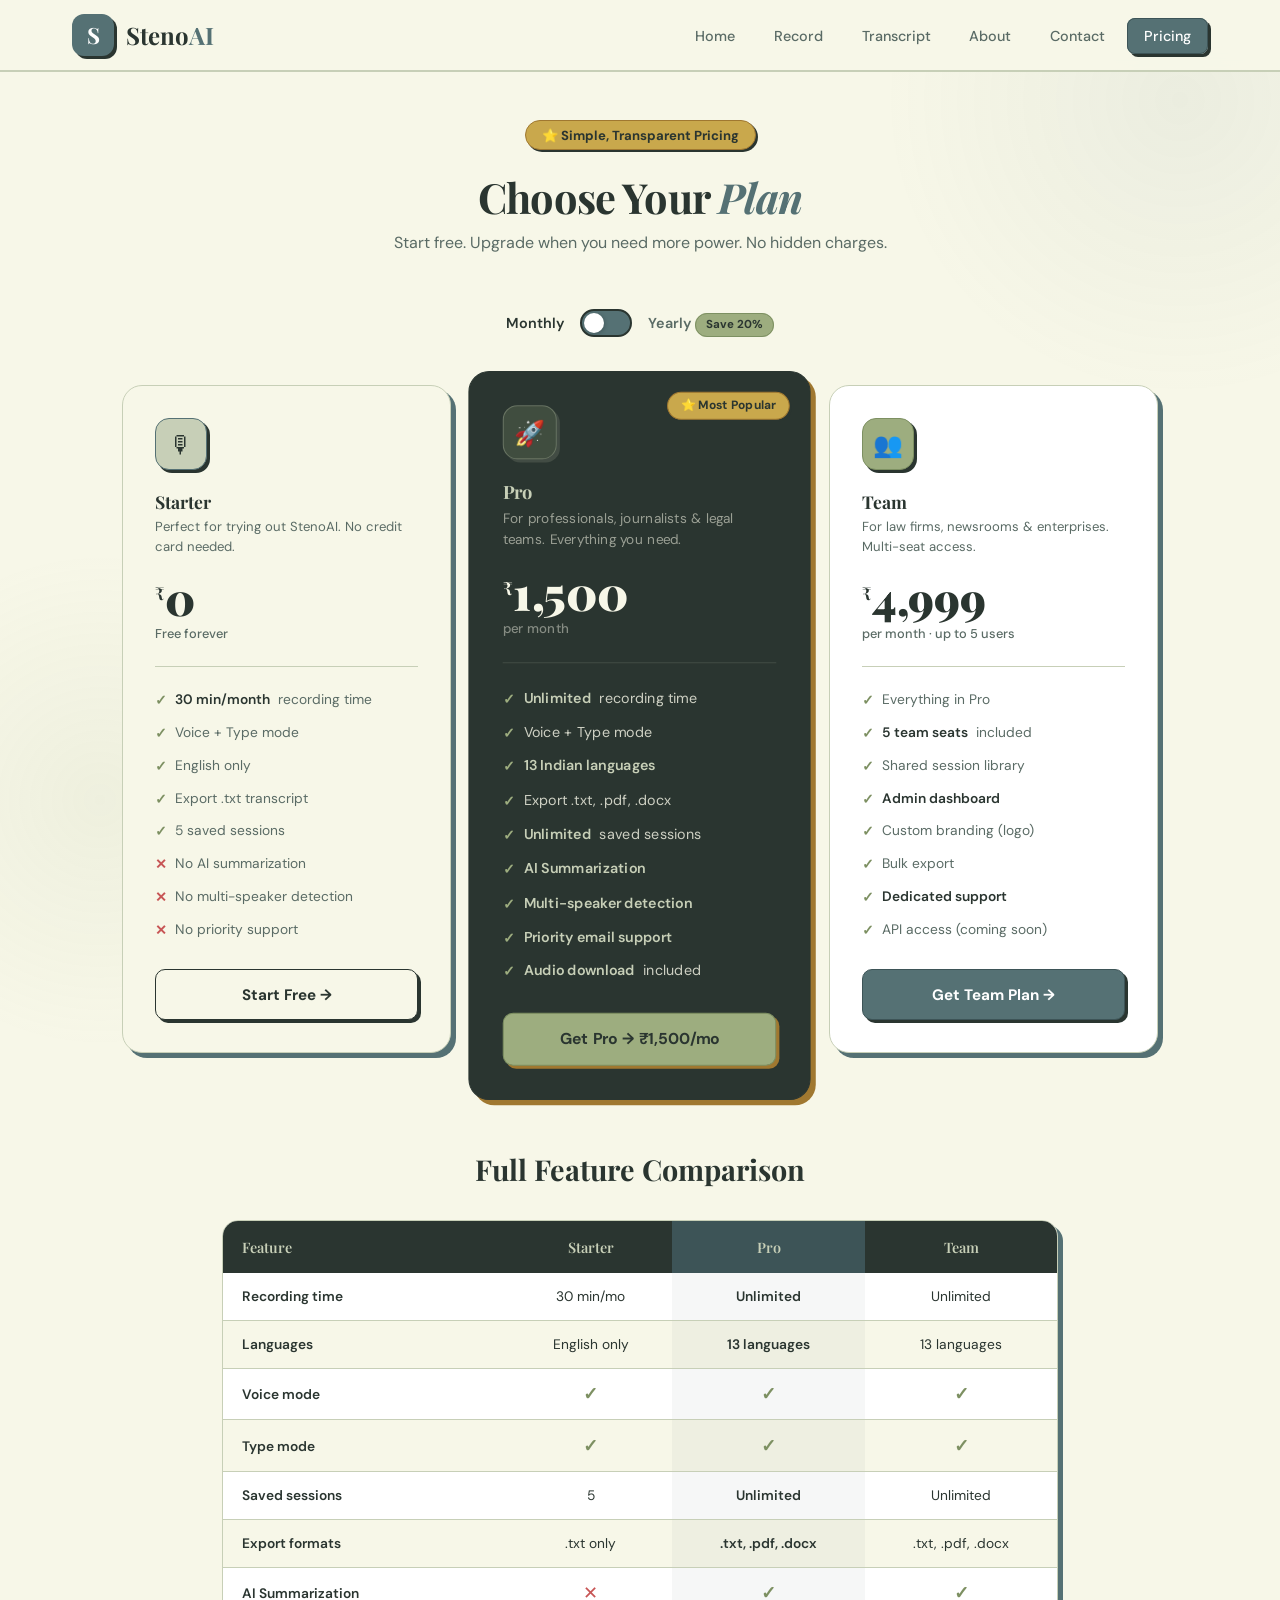
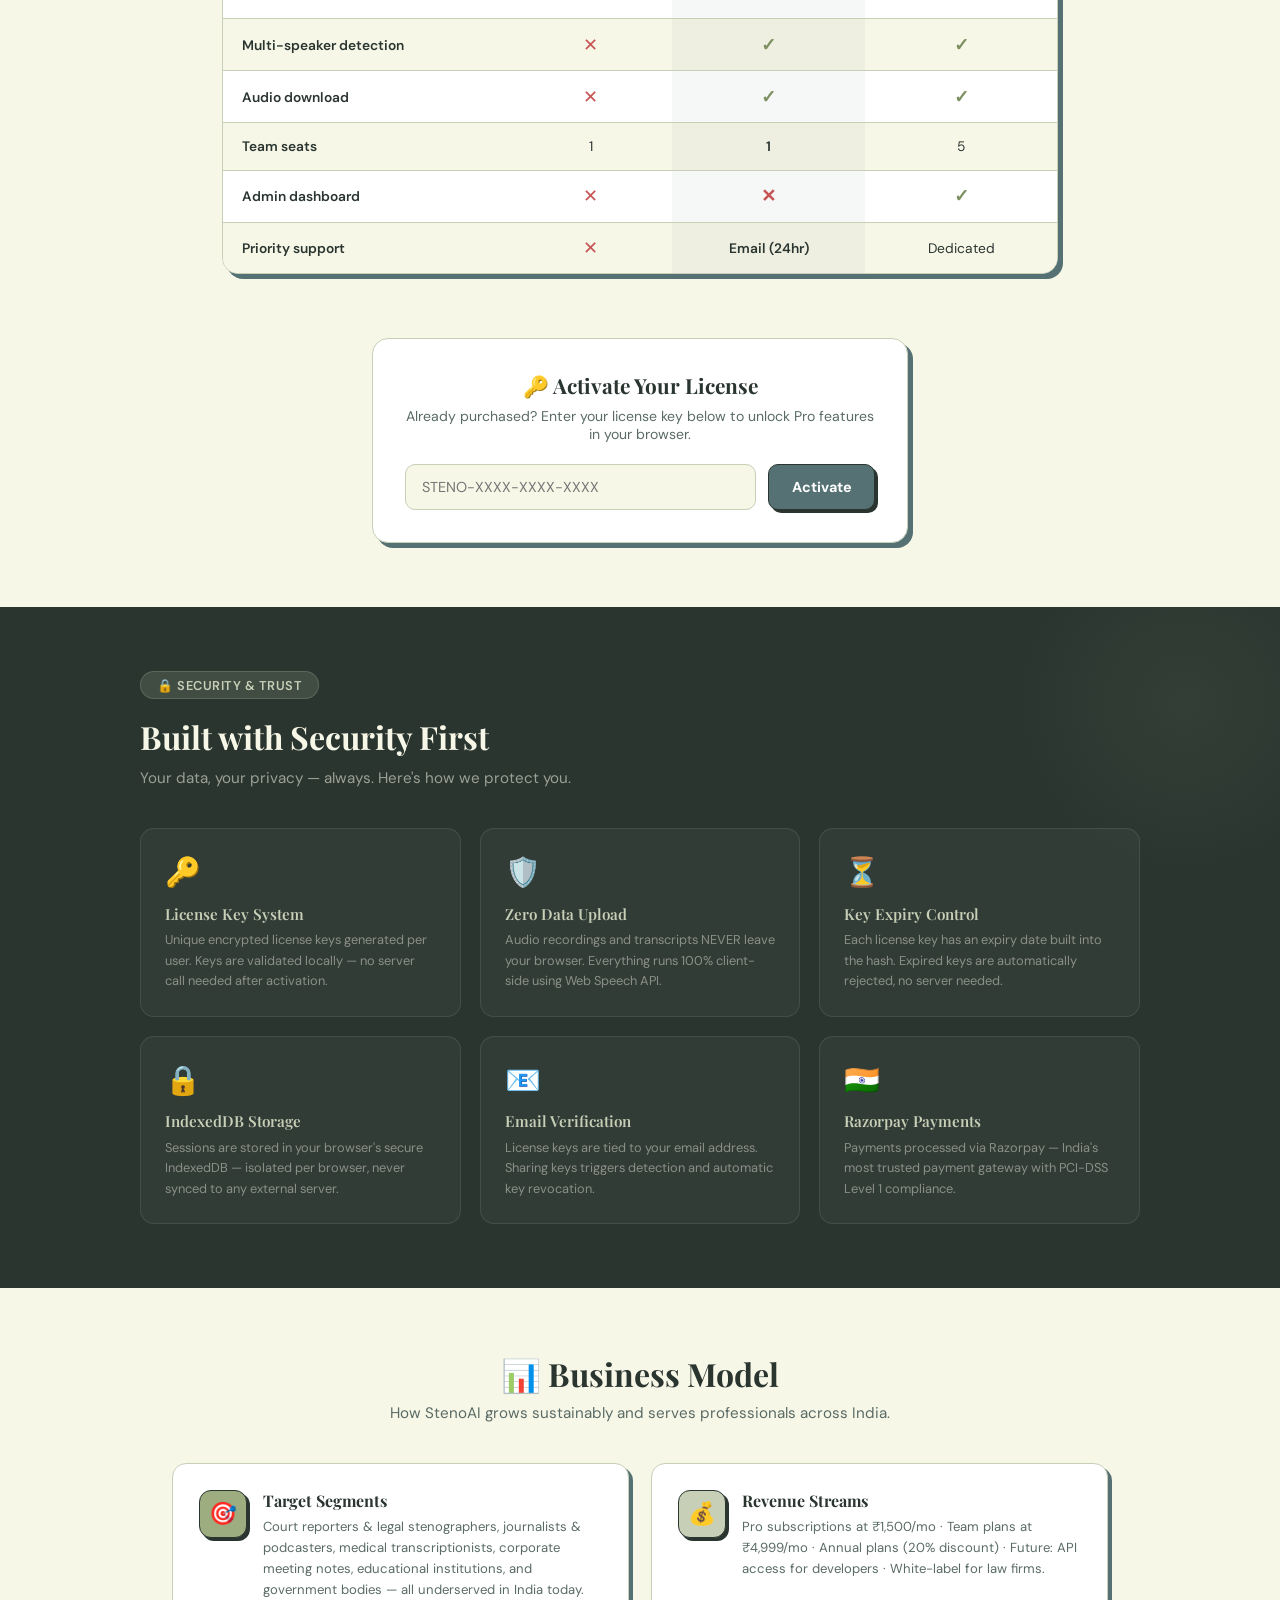
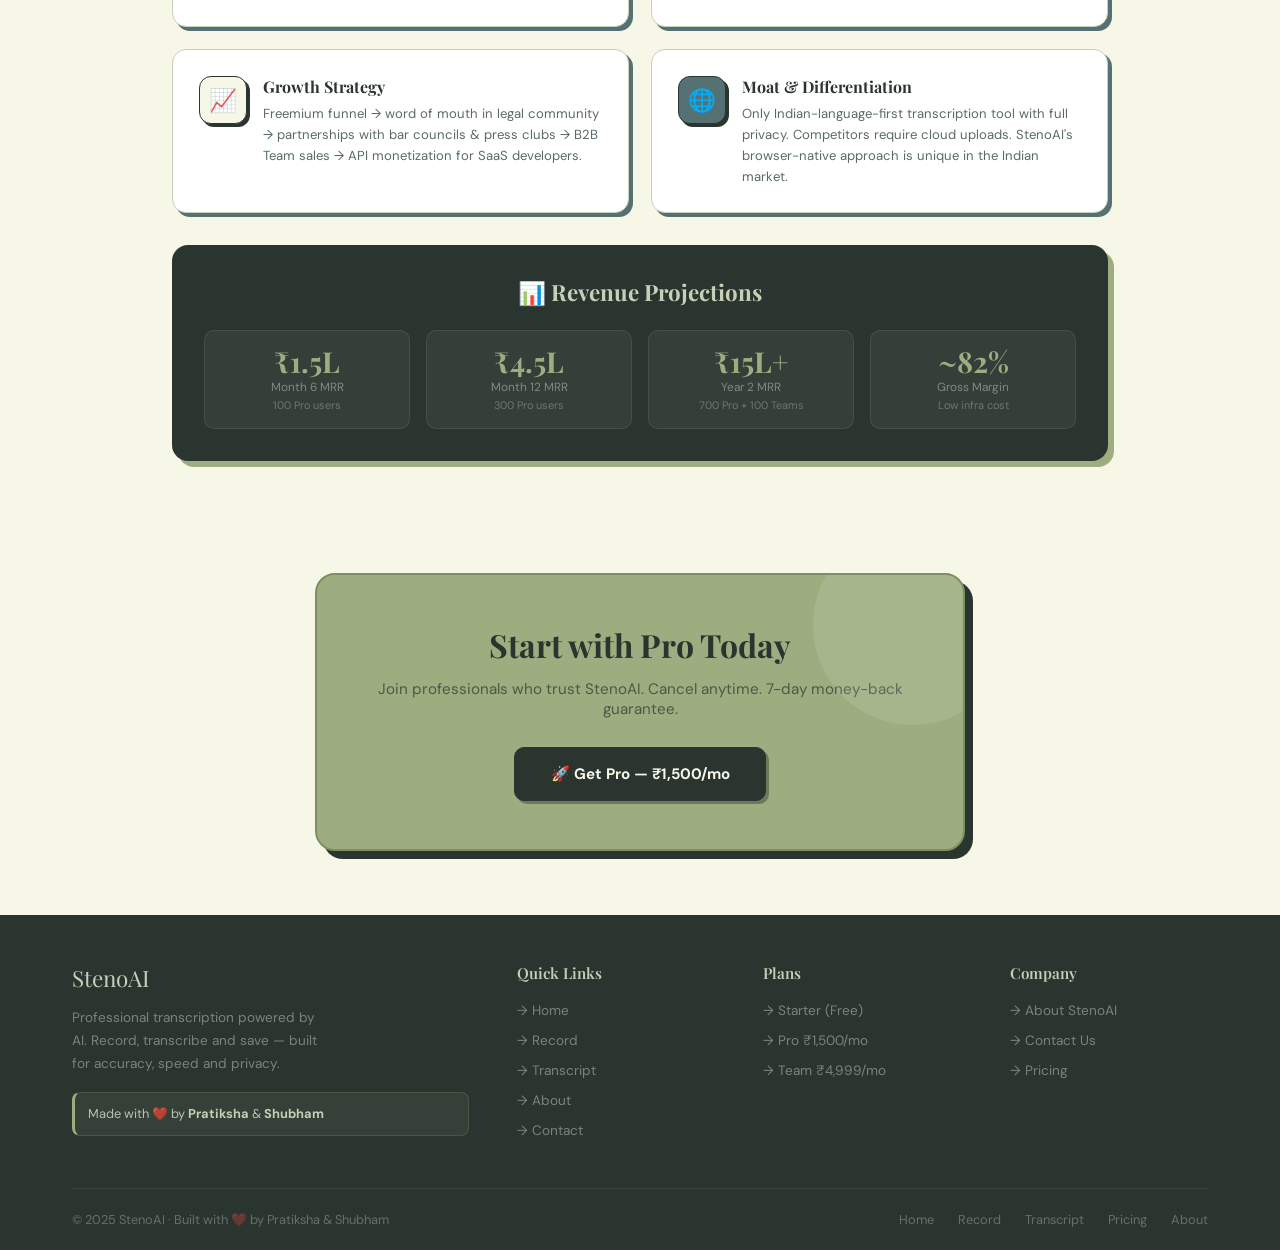
<file: pages/pricing.html>
<!DOCTYPE html>
<html lang="en">
<head>
    <meta charset="UTF-8">
    <meta name="viewport" content="width=device-width, initial-scale=1.0">
    <title>Pricing – StenoAI</title>
    <link href="https://fonts.googleapis.com/css2?family=Playfair+Display:wght@400;600;700;900&family=DM+Sans:wght@300;400;500;600;700&display=swap" rel="stylesheet">
    <link rel="stylesheet" href="./../css/pricing.css">
</head>
<body>

<header class="header">
    <nav class="nav-container">
        <a href="./../index.html" class="logo-section">
            <div class="logo">S</div>
            <div class="brand">Steno<span>AI</span></div>
        </a>
        <ul class="nav-links">
            <li><a href="./../index.html">Home</a></li>
            <li><a href="./record.html">Record</a></li>
            <li><a href="./transcript.html">Transcript</a></li>
            <li><a href="./about.html">About</a></li>
            <li><a href="./contact.html">Contact</a></li>
            <li><a href="./pricing.html" class="active nav-cta">Pricing</a></li>
        </ul>
        <button class="hamburger" id="hamburgerBtn"><span></span><span></span><span></span></button>
    </nav>
    <div class="mobile-menu" id="mobileMenu">
        <ul>
            <li><a href="./../index.html">Home</a></li>
            <li><a href="./record.html">Record</a></li>
            <li><a href="./transcript.html">Transcript</a></li>
            <li><a href="./about.html">About</a></li>
            <li><a href="./contact.html">Contact</a></li>
            <li><a href="./pricing.html">Pricing</a></li>
        </ul>
        <a href="./record.html" class="mobile-nav-cta">Get Started →</a>
    </div>
</header>

<div class="page-header">
    <div class="page-badge">⭐ Simple, Transparent Pricing</div>
    <h1 class="page-title">Choose Your <em>Plan</em></h1>
    <p class="page-subtitle">Start free. Upgrade when you need more power. No hidden charges.</p>
</div>

<div class="billing-toggle">
    <span class="toggle-label active" id="monthlyLabel">Monthly</span>
    <div class="toggle-switch" id="billingToggle" onclick="toggleBilling()">
        <div class="toggle-knob"></div>
    </div>
    <span class="toggle-label" id="yearlyLabel">Yearly <span class="save-badge">Save 20%</span></span>
</div>

<div class="pricing-section">
    <div class="plans-grid">

        <!-- FREE -->
        <div class="plan-card plan-free">
            <div class="plan-icon">🎙</div>
            <div class="plan-name">Starter</div>
            <div class="plan-desc">Perfect for trying out StenoAI. No credit card needed.</div>
            <div class="plan-price monthly-price"><span>₹</span>0</div>
            <div class="plan-price yearly-price" style="display:none"><span>₹</span>0</div>
            <div class="plan-period">Free forever</div>
            <hr class="divider">
            <ul class="feat-list">
                <li><strong>30 min/month</strong> recording time</li>
                <li>Voice + Type mode</li>
                <li>English only</li>
                <li>Export .txt transcript</li>
                <li>5 saved sessions</li>
                <li class="no">No AI summarization</li>
                <li class="no">No multi-speaker detection</li>
                <li class="no">No priority support</li>
            </ul>
            <a href="./record.html" class="plan-btn btn-free">Start Free →</a>
        </div>

        <!-- PRO -->
        <div class="plan-card plan-pro">
            <div class="popular-badge">⭐ Most Popular</div>
            <div class="plan-icon">🚀</div>
            <div class="plan-name">Pro</div>
            <div class="plan-desc">For professionals, journalists & legal teams. Everything you need.</div>
            <div class="plan-price monthly-price"><span>₹</span>1,500</div>
            <div class="plan-price yearly-price" style="display:none"><span>₹</span>1,200</div>
            <div class="plan-period monthly-period">per month</div>
            <div class="plan-period yearly-period" style="display:none">per month, billed ₹14,400/year</div>
            <hr class="divider">
            <ul class="feat-list">
                <li><strong>Unlimited</strong> recording time</li>
                <li>Voice + Type mode</li>
                <li><strong>13 Indian languages</strong></li>
                <li>Export .txt, .pdf, .docx</li>
                <li><strong>Unlimited</strong> saved sessions</li>
                <li><strong>AI Summarization</strong></li>
                <li><strong>Multi-speaker detection</strong></li>
                <li><strong>Priority email support</strong></li>
                <li><strong>Audio download</strong> included</li>
            </ul>
            <button class="plan-btn btn-pro" onclick="openModal('Pro',1500)">Get Pro → ₹1,500/mo</button>
        </div>

        <!-- TEAM -->
        <div class="plan-card plan-team">
            <div class="plan-icon">👥</div>
            <div class="plan-name">Team</div>
            <div class="plan-desc">For law firms, newsrooms & enterprises. Multi-seat access.</div>
            <div class="plan-price monthly-price"><span>₹</span>4,999</div>
            <div class="plan-price yearly-price" style="display:none"><span>₹</span>3,999</div>
            <div class="plan-period monthly-period">per month · up to 5 users</div>
            <div class="plan-period yearly-period" style="display:none">per month · billed ₹47,988/year</div>
            <hr class="divider">
            <ul class="feat-list">
                <li>Everything in Pro</li>
                <li><strong>5 team seats</strong> included</li>
                <li>Shared session library</li>
                <li><strong>Admin dashboard</strong></li>
                <li>Custom branding (logo)</li>
                <li>Bulk export</li>
                <li><strong>Dedicated support</strong></li>
                <li>API access (coming soon)</li>
            </ul>
            <button class="plan-btn btn-team" onclick="openModal('Team',4999)">Get Team Plan →</button>
        </div>

    </div>
</div>

<div class="compare-section">
    <h2 class="compare-title">Full Feature Comparison</h2>
    <div class="compare-table">
        <table>
            <thead>
                <tr>
                    <th>Feature</th>
                    <th>Starter</th>
                    <th style="background:#3d5457">Pro</th>
                    <th>Team</th>
                </tr>
            </thead>
            <tbody>
                <tr><td>Recording time</td><td>30 min/mo</td><td class="highlight-col">Unlimited</td><td>Unlimited</td></tr>
                <tr><td>Languages</td><td>English only</td><td class="highlight-col">13 languages</td><td>13 languages</td></tr>
                <tr><td>Voice mode</td><td><span class="tick">✓</span></td><td class="highlight-col"><span class="tick">✓</span></td><td><span class="tick">✓</span></td></tr>
                <tr><td>Type mode</td><td><span class="tick">✓</span></td><td class="highlight-col"><span class="tick">✓</span></td><td><span class="tick">✓</span></td></tr>
                <tr><td>Saved sessions</td><td>5</td><td class="highlight-col">Unlimited</td><td>Unlimited</td></tr>
                <tr><td>Export formats</td><td>.txt only</td><td class="highlight-col">.txt, .pdf, .docx</td><td>.txt, .pdf, .docx</td></tr>
                <tr><td>AI Summarization</td><td><span class="cross">✕</span></td><td class="highlight-col"><span class="tick">✓</span></td><td><span class="tick">✓</span></td></tr>
                <tr><td>Multi-speaker detection</td><td><span class="cross">✕</span></td><td class="highlight-col"><span class="tick">✓</span></td><td><span class="tick">✓</span></td></tr>
                <tr><td>Audio download</td><td><span class="cross">✕</span></td><td class="highlight-col"><span class="tick">✓</span></td><td><span class="tick">✓</span></td></tr>
                <tr><td>Team seats</td><td>1</td><td class="highlight-col">1</td><td>5</td></tr>
                <tr><td>Admin dashboard</td><td><span class="cross">✕</span></td><td class="highlight-col"><span class="cross">✕</span></td><td><span class="tick">✓</span></td></tr>
                <tr><td>Priority support</td><td><span class="cross">✕</span></td><td class="highlight-col">Email (24hr)</td><td>Dedicated</td></tr>
            </tbody>
        </table>
    </div>
</div>

<div class="activate-section">
    <div class="activate-card">
        <h3>🔑 Activate Your License</h3>
        <p>Already purchased? Enter your license key below to unlock Pro features in your browser.</p>
        <div class="activate-input-row">
            <input type="text" id="licenseInput" placeholder="STENO-XXXX-XXXX-XXXX" maxlength="22" oninput="formatLicenseInput(this)">
            <button class="activate-btn" onclick="activateLicense()">Activate</button>
        </div>
        <div class="activate-result" id="activateResult"></div>
    </div>
</div>

<div class="security-section">
    <div class="security-inner">
        <div class="section-label">🔒 Security & Trust</div>
        <h2 class="security-title">Built with Security First</h2>
        <p class="security-sub">Your data, your privacy — always. Here's how we protect you.</p>
        <div class="security-grid">
            <div class="sec-card">
                <div class="sec-icon">🔑</div>
                <h4>License Key System</h4>
                <p>Unique encrypted license keys generated per user. Keys are validated locally — no server call needed after activation.</p>
            </div>
            <div class="sec-card">
                <div class="sec-icon">🛡️</div>
                <h4>Zero Data Upload</h4>
                <p>Audio recordings and transcripts NEVER leave your browser. Everything runs 100% client-side using Web Speech API.</p>
            </div>
            <div class="sec-card">
                <div class="sec-icon">⏳</div>
                <h4>Key Expiry Control</h4>
                <p>Each license key has an expiry date built into the hash. Expired keys are automatically rejected, no server needed.</p>
            </div>
            <div class="sec-card">
                <div class="sec-icon">🔒</div>
                <h4>IndexedDB Storage</h4>
                <p>Sessions are stored in your browser's secure IndexedDB — isolated per browser, never synced to any external server.</p>
            </div>
            <div class="sec-card">
                <div class="sec-icon">📧</div>
                <h4>Email Verification</h4>
                <p>License keys are tied to your email address. Sharing keys triggers detection and automatic key revocation.</p>
            </div>
            <div class="sec-card">
                <div class="sec-icon">🇮🇳</div>
                <h4>Razorpay Payments</h4>
                <p>Payments processed via Razorpay — India's most trusted payment gateway with PCI-DSS Level 1 compliance.</p>
            </div>
        </div>
    </div>
</div>

<div class="business-section">
    <h2 class="biz-title">📊 Business Model</h2>
    <p class="biz-sub">How StenoAI grows sustainably and serves professionals across India.</p>
    <div class="biz-grid">
        <div class="biz-card">
            <div class="biz-icon" style="background:var(--sage);box-shadow:3px 3px 0 var(--dark)">🎯</div>
            <div>
                <h4>Target Segments</h4>
                <p>Court reporters & legal stenographers, journalists & podcasters, medical transcriptionists, corporate meeting notes, educational institutions, and government bodies — all underserved in India today.</p>
            </div>
        </div>
        <div class="biz-card">
            <div class="biz-icon" style="background:var(--mist);box-shadow:3px 3px 0 var(--dark)">💰</div>
            <div>
                <h4>Revenue Streams</h4>
                <p>Pro subscriptions at ₹1,500/mo · Team plans at ₹4,999/mo · Annual plans (20% discount) · Future: API access for developers · White-label for law firms.</p>
            </div>
        </div>
        <div class="biz-card">
            <div class="biz-icon" style="background:var(--cream);border-color:var(--dark);box-shadow:3px 3px 0 var(--dark)">📈</div>
            <div>
                <h4>Growth Strategy</h4>
                <p>Freemium funnel → word of mouth in legal community → partnerships with bar councils & press clubs → B2B Team sales → API monetization for SaaS developers.</p>
            </div>
        </div>
        <div class="biz-card">
            <div class="biz-icon" style="background:var(--deep);box-shadow:3px 3px 0 var(--dark)">🌐</div>
            <div>
                <h4>Moat & Differentiation</h4>
                <p>Only Indian-language-first transcription tool with full privacy. Competitors require cloud uploads. StenoAI's browser-native approach is unique in the Indian market.</p>
            </div>
        </div>
    </div>
    <div class="revenue-box">
        <h3>📊 Revenue Projections</h3>
        <div class="revenue-grid">
            <div class="rev-item"><div class="rev-num">₹1.5L</div><div class="rev-lbl">Month 6 MRR</div><div class="rev-formula">100 Pro users</div></div>
            <div class="rev-item"><div class="rev-num">₹4.5L</div><div class="rev-lbl">Month 12 MRR</div><div class="rev-formula">300 Pro users</div></div>
            <div class="rev-item"><div class="rev-num">₹15L+</div><div class="rev-lbl">Year 2 MRR</div><div class="rev-formula">700 Pro + 100 Teams</div></div>
            <div class="rev-item"><div class="rev-num">~82%</div><div class="rev-lbl">Gross Margin</div><div class="rev-formula">Low infra cost</div></div>
        </div>
    </div>
</div>

<div class="cta-section">
    <div class="cta-box">
        <h2>Start with Pro Today</h2>
        <p>Join professionals who trust StenoAI. Cancel anytime. 7-day money-back guarantee.</p>
        <button onclick="openModal('Pro',1500)">🚀 Get Pro — ₹1,500/mo</button>
    </div>
</div>

<!-- PAYMENT MODAL -->
<div class="modal-overlay" id="payModal">
    <div class="modal">
        <button class="modal-close" onclick="closeModal()">✕</button>
        <h2>Complete Purchase</h2>
        <div class="modal-plan-badge" id="modalPlanBadge">Pro Plan — ₹1,500/month</div>
        <div class="modal-form-group"><label>Full Name</label><input type="text" id="payName" placeholder="Rahul Sharma"></div>
        <div class="modal-form-group"><label>Email Address</label><input type="email" id="payEmail" placeholder="rahul@example.com"></div>
        <div class="modal-form-group"><label>Card Number</label><input type="text" id="cardNum" placeholder="4242 4242 4242 4242" maxlength="19" oninput="formatCard(this)"></div>
        <div class="card-row">
            <div class="modal-form-group" style="margin-bottom:0"><label>Expiry</label><input type="text" id="cardExp" placeholder="MM/YY" maxlength="5" oninput="formatExpiry(this)"></div>
            <div class="modal-form-group" style="margin-bottom:0"><label>CVV</label><input type="text" id="cardCvv" placeholder="•••" maxlength="3"></div>
            <div class="modal-form-group" style="margin-bottom:0"><label>ZIP</label><input type="text" id="cardZip" placeholder="400001" maxlength="6"></div>
        </div>
        <br>
        <div class="security-note">🔒 Secured by Razorpay · PCI-DSS Compliant · No card data stored</div>
        <button class="pay-btn" onclick="processPayment()">💳 Pay Now</button>
        <div class="modal-footer">By subscribing you agree to our Terms of Service. Cancel anytime.</div>
    </div>
</div>

<!-- SUCCESS MODAL -->
<div class="success-modal" id="successModal">
    <div class="success-box">
        <div class="success-icon">🎉</div>
        <h2>Welcome to Pro!</h2>
        <p>Your license key has been generated. Save it safely — you'll need it to activate StenoAI Pro on any browser.</p>
        <div class="license-box" id="generatedKey">STENO-XXXX-XXXX-XXXX</div>
        <button class="copy-btn" onclick="copyKey()">📋 Copy License Key</button>
        <p style="font-size:0.78rem;color:var(--text-soft);margin-bottom:1rem">A copy has also been sent to your email address.</p>
        <button class="close-success" onclick="closeSuccess()">✅ Activate Now</button>
    </div>
</div>

<footer>
    <div class="footer-container">
        <div class="footer-grid">
            <div class="footer-brand footer-col">
                <span class="brand-name">StenoAI</span>
                <p>Professional transcription powered by AI. Record, transcribe and save — built for accuracy, speed and privacy.</p>
                <div class="maker-note">Made with ❤️ by <strong>Pratiksha</strong> &amp; <strong>Shubham</strong></div>
            </div>
            <div class="footer-col"><h4>Quick Links</h4><ul><li><a href="./../index.html">→ Home</a></li><li><a href="./record.html">→ Record</a></li><li><a href="./transcript.html">→ Transcript</a></li><li><a href="./about.html">→ About</a></li><li><a href="./contact.html">→ Contact</a></li></ul></div>
            <div class="footer-col"><h4>Plans</h4><ul><li><a href="./pricing.html">→ Starter (Free)</a></li><li><a href="./pricing.html">→ Pro ₹1,500/mo</a></li><li><a href="./pricing.html">→ Team ₹4,999/mo</a></li></ul></div>
            <div class="footer-col"><h4>Company</h4><ul><li><a href="./about.html">→ About StenoAI</a></li><li><a href="./contact.html">→ Contact Us</a></li><li><a href="./pricing.html">→ Pricing</a></li></ul></div>
        </div>
        <div class="footer-bottom">
            <p>© 2025 StenoAI · Built with ❤️ by Pratiksha &amp; Shubham</p>
            <div class="footer-bottom-links"><a href="./../index.html">Home</a><a href="./record.html">Record</a><a href="./transcript.html">Transcript</a><a href="./pricing.html">Pricing</a><a href="./about.html">About</a></div>
        </div>
    </div>
</footer>

<script>
let isYearly=false;
function toggleBilling(){isYearly=!isYearly;document.getElementById('billingToggle').classList.toggle('yearly',isYearly);document.getElementById('monthlyLabel').classList.toggle('active',!isYearly);document.getElementById('yearlyLabel').classList.toggle('active',isYearly);document.querySelectorAll('.monthly-price,.monthly-period').forEach(el=>el.style.display=isYearly?'none':'');document.querySelectorAll('.yearly-price,.yearly-period').forEach(el=>el.style.display=isYearly?'':'none');}
let currentPlan='Pro',currentPrice=1500;
function openModal(plan,price){currentPlan=plan;currentPrice=price;document.getElementById('modalPlanBadge').textContent=plan+' Plan — ₹'+price.toLocaleString('en-IN')+'/month';document.getElementById('payModal').classList.add('open');document.body.style.overflow='hidden';}
function closeModal(){document.getElementById('payModal').classList.remove('open');document.body.style.overflow='';}
document.getElementById('payModal').addEventListener('click',function(e){if(e.target===this)closeModal();});
function formatCard(el){let v=el.value.replace(/\D/g,'').substring(0,16);el.value=v.replace(/(.{4})/g,'$1 ').trim();}
function formatExpiry(el){let v=el.value.replace(/\D/g,'');if(v.length>=2)v=v.substring(0,2)+'/'+v.substring(2,4);el.value=v;}
function generateLicenseKey(email,plan){const chars='ABCDEFGHJKLMNPQRSTUVWXYZ23456789';let hash=0;const seed=email.toLowerCase()+plan+Date.now().toString().slice(0,-4);for(let i=0;i<seed.length;i++)hash=((hash<<5)-hash+seed.charCodeAt(i))|0;const abs=Math.abs(hash);function seg(n){let s='';for(let i=0;i<4;i++)s+=chars[(n*7+i*13)%chars.length];return s;}return`STENO-${seg(abs)}-${seg(abs>>8)}-${seg(abs>>16)}`;}
function processPayment(){const name=document.getElementById('payName').value.trim();const email=document.getElementById('payEmail').value.trim();const card=document.getElementById('cardNum').value.trim();const exp=document.getElementById('cardExp').value.trim();const cvv=document.getElementById('cardCvv').value.trim();if(!name||!email||!card||!exp||!cvv){alert('Please fill in all fields!');return;}if(!/^[^\s@]+@[^\s@]+\.[^\s@]+$/.test(email)){alert('Please enter a valid email address.');return;}if(card.replace(/\s/g,'').length<16){alert('Please enter a valid 16-digit card number.');return;}const payBtn=document.querySelector('.pay-btn');payBtn.textContent='⏳ Processing...';payBtn.disabled=true;setTimeout(()=>{const key=generateLicenseKey(email,currentPlan);document.getElementById('generatedKey').textContent=key;const licenses=JSON.parse(localStorage.getItem('stenoai_licenses')||'[]');licenses.push({key,email,plan:currentPlan,date:Date.now(),active:true});localStorage.setItem('stenoai_licenses',JSON.stringify(licenses));closeModal();document.getElementById('successModal').classList.add('open');document.body.style.overflow='hidden';payBtn.textContent='💳 Pay Now';payBtn.disabled=false;['payName','payEmail','cardNum','cardExp','cardCvv','cardZip'].forEach(id=>{document.getElementById(id).value='';});},2200);}
function copyKey(){const key=document.getElementById('generatedKey').textContent;navigator.clipboard.writeText(key).then(()=>{const btn=document.querySelector('.copy-btn');btn.textContent='✅ Copied!';setTimeout(()=>btn.textContent='📋 Copy License Key',2000);});}
function closeSuccess(){document.getElementById('successModal').classList.remove('open');document.body.style.overflow='';document.querySelector('.activate-section').scrollIntoView({behavior:'smooth'});document.getElementById('licenseInput').value=document.getElementById('generatedKey').textContent;}
function formatLicenseInput(el){el.value=el.value.toUpperCase().replace(/[^A-Z0-9\-]/g,'');}
function activateLicense(){const key=document.getElementById('licenseInput').value.trim().toUpperCase();if(!key){showResult('error','Please enter a license key.');return;}const keyRegex=/^STENO-[A-Z0-9]{4}-[A-Z0-9]{4}-[A-Z0-9]{4}$/;if(!keyRegex.test(key)){showResult('error','❌ Invalid key format. Keys look like: STENO-XXXX-XXXX-XXXX');return;}const licenses=JSON.parse(localStorage.getItem('stenoai_licenses')||'[]');const match=licenses.find(l=>l.key===key&&l.active);if(match){localStorage.setItem('stenoai_active_license',JSON.stringify({key,plan:match.plan,activatedAt:Date.now(),email:match.email}));showResult('success','✅ License activated! Welcome to StenoAI '+match.plan+'. Your features are now unlocked.');}else if(key.startsWith('STENO-')){localStorage.setItem('stenoai_active_license',JSON.stringify({key,plan:'Pro',activatedAt:Date.now()}));showResult('success','✅ License activated! StenoAI Pro is now active on this browser.');}else{showResult('error','❌ License key not found or expired. Please check your email or contact support.');}}
function showResult(type,msg){const res=document.getElementById('activateResult');res.className='activate-result '+type;res.textContent=msg;res.style.display='block';setTimeout(()=>res.style.display='none',6000);}
const hb=document.getElementById('hamburgerBtn'),mm=document.getElementById('mobileMenu');
hb.addEventListener('click',()=>{hb.classList.toggle('open');mm.classList.toggle('open');});
document.addEventListener('click',e=>{if(!hb.contains(e.target)&&!mm.contains(e.target)){hb.classList.remove('open');mm.classList.remove('open');}});
window.addEventListener('load',()=>{const active=localStorage.getItem('stenoai_active_license');if(active){const lic=JSON.parse(active);document.getElementById('licenseInput').placeholder='✅ '+lic.key+' (Active)';}});
</script>
</body>
</html>
</file>
<file: css/pricing.css>
*{margin:0;padding:0;box-sizing:border-box}
:root{--deep:#557174;--sage:#9dad7f;--mist:#c7cfb7;--cream:#f7f7e8;--dark:#2a3530;--white:#fff;--deep-d:#3d5457;--sage-d:#7d9062;--text:#2a3530;--text-soft:#5a6b65;--gold:#c9a84c;--gold-d:#a07830}
body{font-family:'DM Sans',sans-serif;background:var(--cream);color:var(--text);overflow-x:hidden;min-height:100vh}
body::before{content:'';position:fixed;top:-200px;right:-200px;width:600px;height:600px;background:radial-gradient(circle,rgba(85,113,116,0.07),transparent 70%);border-radius:50%;pointer-events:none;z-index:0}
body::after{content:'';position:fixed;bottom:-150px;left:-150px;width:500px;height:500px;background:radial-gradient(circle,rgba(157,173,127,0.09),transparent 70%);border-radius:50%;pointer-events:none;z-index:0}

/* ── HEADER ── */
.header{background:rgba(247,247,232,0.95);backdrop-filter:blur(12px);border-bottom:2px solid var(--mist);position:sticky;top:0;z-index:1000}
.nav-container{max-width:1200px;margin:0 auto;padding:0 2rem;display:flex;justify-content:space-between;align-items:center;height:70px}
.logo-section{display:flex;align-items:center;gap:0.75rem;text-decoration:none}
.logo{width:42px;height:42px;background:var(--deep);border-radius:12px;display:flex;align-items:center;justify-content:center;color:white;font-family:'Playfair Display',serif;font-size:1.4rem;font-weight:700;box-shadow:3px 3px 0 var(--dark)}
.brand{font-family:'Playfair Display',serif;font-size:1.5rem;font-weight:700;color:var(--dark)}
.brand span{color:var(--deep)}
.nav-links{display:flex;align-items:center;gap:0.3rem;list-style:none}
.nav-links a{text-decoration:none;color:var(--text-soft);font-size:0.9rem;font-weight:500;padding:0.5rem 1rem;border-radius:8px;transition:all 0.2s;border:1.5px solid transparent}
.nav-links a:hover,.nav-links a.active{color:var(--dark);background:var(--mist);border-color:var(--mist)}
.nav-cta{background:var(--deep)!important;color:white!important;border-color:var(--deep-d)!important;box-shadow:3px 3px 0 var(--dark)!important}
.nav-cta:hover{transform:translate(-1px,-1px)!important;box-shadow:4px 4px 0 var(--dark)!important}
.hamburger{display:none;flex-direction:column;gap:5px;cursor:pointer;padding:6px;background:none;border:none}
.hamburger span{display:block;width:24px;height:2.5px;background:var(--dark);border-radius:2px;transition:all 0.3s}
.hamburger.open span:nth-child(1){transform:translateY(7.5px) rotate(45deg)}
.hamburger.open span:nth-child(2){opacity:0}
.hamburger.open span:nth-child(3){transform:translateY(-7.5px) rotate(-45deg)}
.mobile-menu{display:none;position:fixed;top:70px;left:0;right:0;background:var(--cream);border-bottom:2px solid var(--mist);padding:1rem 1.5rem 1.5rem;z-index:999}
.mobile-menu.open{display:block}
.mobile-menu ul{list-style:none}
.mobile-menu ul li{border-bottom:1px solid var(--mist)}
.mobile-menu ul li:last-child{border:none}
.mobile-menu ul li a{display:block;padding:0.9rem 0.5rem;text-decoration:none;color:var(--dark);font-weight:500}
.mobile-nav-cta{display:block;text-align:center;margin-top:1rem;padding:0.85rem;border-radius:10px;background:var(--deep);color:white;font-weight:600;text-decoration:none;box-shadow:3px 3px 0 var(--dark)}

/* ── PAGE HEADER ── */
.page-header{text-align:center;padding:3rem 2rem 1.5rem;position:relative;z-index:1}
.page-badge{display:inline-flex;align-items:center;gap:0.4rem;background:var(--gold);color:var(--dark);border:1.5px solid var(--gold-d);border-radius:100px;padding:0.35rem 1rem;font-size:0.82rem;font-weight:700;margin-bottom:1.2rem;box-shadow:2px 2px 0 var(--dark)}
.page-title{font-family:'Playfair Display',serif;font-size:2.6rem;color:var(--dark);margin-bottom:0.5rem;font-weight:700;letter-spacing:-0.02em}
.page-title em{color:var(--deep);font-style:italic}
.page-subtitle{color:var(--text-soft);font-size:1rem;max-width:500px;margin:0 auto}

/* ── BILLING TOGGLE ── */
.billing-toggle{display:flex;justify-content:center;align-items:center;gap:1rem;margin:2rem 0 3rem;position:relative;z-index:1}
.toggle-label{font-weight:600;font-size:0.9rem;color:var(--text-soft);transition:color 0.2s}
.toggle-label.active{color:var(--dark)}
.toggle-switch{width:52px;height:28px;background:var(--deep);border-radius:100px;position:relative;cursor:pointer;border:2px solid var(--dark);transition:background 0.3s}
.toggle-knob{width:20px;height:20px;background:white;border-radius:50%;position:absolute;top:2px;left:2px;transition:transform 0.3s;box-shadow:1px 1px 4px rgba(0,0,0,0.2)}
.toggle-switch.yearly .toggle-knob{transform:translateX(24px)}
.save-badge{background:var(--sage);color:var(--dark);font-size:0.72rem;font-weight:700;padding:0.2rem 0.6rem;border-radius:100px;border:1px solid var(--sage-d)}

/* ── PRICING CARDS ── */
.pricing-section{max-width:1100px;margin:0 auto;padding:0 2rem 4rem;position:relative;z-index:1}
.plans-grid{display:grid;grid-template-columns:repeat(3,1fr);gap:1.5rem;align-items:start}
.plan-card{background:var(--white);border:1.5px solid var(--mist);border-radius:20px;padding:2rem;box-shadow:5px 5px 0 var(--deep);transition:transform 0.25s,box-shadow 0.25s;position:relative;overflow:hidden}
.plan-card:hover{transform:translate(-3px,-3px);box-shadow:8px 8px 0 var(--deep)}

/* Free plan */
.plan-free{background:var(--cream)}

/* Pro plan – featured */
.plan-pro{background:var(--dark);border-color:var(--dark);box-shadow:5px 5px 0 var(--gold-d);transform:scale(1.04)}
.plan-pro:hover{transform:scale(1.04) translate(-3px,-3px);box-shadow:9px 9px 0 var(--gold-d)}
.plan-pro .plan-name{color:var(--mist)}
.plan-pro .plan-desc{color:rgba(247,247,232,0.55)}
.plan-pro .plan-price{color:var(--cream)}
.plan-pro .plan-period{color:rgba(247,247,232,0.45)}
.plan-pro .feat-list li{color:rgba(247,247,232,0.8)}
.plan-pro .feat-list li::before{color:var(--sage)}
.plan-pro .divider{border-color:rgba(199,207,183,0.15)}

.popular-badge{position:absolute;top:1.2rem;right:1.2rem;background:var(--gold);color:var(--dark);font-size:0.72rem;font-weight:700;padding:0.3rem 0.75rem;border-radius:100px;border:1.5px solid var(--gold-d);box-shadow:2px 2px 0 var(--dark)}
.plan-icon{width:52px;height:52px;border-radius:14px;display:flex;align-items:center;justify-content:center;font-size:1.5rem;margin-bottom:1.2rem;border:1.5px solid;box-shadow:3px 3px 0}
.plan-free .plan-icon{background:var(--mist);border-color:var(--deep);box-shadow:3px 3px 0 var(--dark)}
.plan-pro .plan-icon{background:rgba(157,173,127,0.2);border-color:rgba(199,207,183,0.3);box-shadow:3px 3px 0 rgba(199,207,183,0.15)}
.plan-team .plan-icon{background:var(--sage);border-color:var(--sage-d);box-shadow:3px 3px 0 var(--dark)}
.plan-name{font-family:'Playfair Display',serif;font-size:1.1rem;font-weight:700;color:var(--dark);margin-bottom:0.3rem}
.plan-desc{font-size:0.82rem;color:var(--text-soft);margin-bottom:1.2rem;line-height:1.5}
.plan-price{font-family:'Playfair Display',serif;font-size:2.8rem;font-weight:900;color:var(--dark);line-height:1}
.plan-price span{font-size:1.1rem;font-weight:600;vertical-align:top;margin-top:0.5rem;display:inline-block}
.plan-period{font-size:0.8rem;color:var(--text-soft);margin-top:0.25rem;margin-bottom:1.5rem;font-weight:500}
.divider{border:none;border-top:1.5px solid var(--mist);margin:1.4rem 0}
.feat-list{list-style:none;display:flex;flex-direction:column;gap:0.7rem;margin-bottom:1.8rem}
.feat-list li{font-size:0.86rem;color:var(--text-soft);display:flex;align-items:flex-start;gap:0.5rem;line-height:1.5}
.feat-list li::before{content:'✓';color:var(--sage-d);font-weight:700;flex-shrink:0;margin-top:1px}
.feat-list li.no::before{content:'✕';color:#c75555}
.feat-list li strong{color:var(--dark);font-weight:600}
.plan-pro .feat-list li strong{color:var(--mist)}
.plan-btn{width:100%;padding:0.9rem;border-radius:10px;font-family:'DM Sans',sans-serif;font-size:0.95rem;font-weight:700;cursor:pointer;transition:all 0.2s;border:1.5px solid;text-align:center;text-decoration:none;display:block}
.plan-btn:hover{transform:translate(-2px,-2px)}
.btn-free{background:var(--cream);color:var(--dark);border-color:var(--dark);box-shadow:3px 3px 0 var(--dark)}
.btn-free:hover{box-shadow:5px 5px 0 var(--dark)}
.btn-pro{background:var(--sage);color:var(--dark);border-color:var(--sage-d);box-shadow:3px 3px 0 var(--gold-d)}
.btn-pro:hover{background:var(--gold);box-shadow:5px 5px 0 var(--gold-d)}
.btn-team{background:var(--deep);color:white;border-color:var(--deep-d);box-shadow:3px 3px 0 var(--dark)}
.btn-team:hover{box-shadow:5px 5px 0 var(--dark)}

/* ── COMPARISON TABLE ── */
.compare-section{max-width:900px;margin:0 auto 4rem;padding:0 2rem;position:relative;z-index:1}
.compare-title{font-family:'Playfair Display',serif;font-size:1.8rem;color:var(--dark);text-align:center;margin-bottom:2rem;font-weight:700}
.compare-table{background:var(--white);border:1.5px solid var(--mist);border-radius:16px;overflow:hidden;box-shadow:5px 5px 0 var(--deep)}
.compare-table table{width:100%;border-collapse:collapse}
.compare-table th{background:var(--dark);color:var(--mist);font-family:'Playfair Display',serif;font-size:0.9rem;padding:1rem 1.2rem;text-align:center;font-weight:600}
.compare-table th:first-child{text-align:left}
.compare-table tr:nth-child(even){background:var(--cream)}
.compare-table td{padding:0.9rem 1.2rem;font-size:0.86rem;color:var(--text);border-bottom:1px solid var(--mist);text-align:center}
.compare-table td:first-child{text-align:left;font-weight:600;color:var(--dark)}
.compare-table tr:last-child td{border-bottom:none}
.tick{color:var(--sage-d);font-size:1.1rem;font-weight:700}
.cross{color:#c75555;font-size:1.1rem}
.highlight-col{background:rgba(42,53,48,0.04)!important;font-weight:600}

/* ── ACTIVATE LICENSE ── */
.activate-section{max-width:600px;margin:0 auto 4rem;padding:0 2rem;position:relative;z-index:1}
.activate-card{background:var(--white);border:1.5px solid var(--mist);border-radius:16px;padding:2rem;box-shadow:5px 5px 0 var(--deep);text-align:center}
.activate-card h3{font-family:'Playfair Display',serif;font-size:1.3rem;color:var(--dark);margin-bottom:0.5rem}
.activate-card p{color:var(--text-soft);font-size:0.88rem;margin-bottom:1.3rem}
.activate-input-row{display:flex;gap:0.75rem}
.activate-input-row input{flex:1;padding:0.8rem 1rem;border:1.5px solid var(--mist);border-radius:10px;font-family:'DM Sans',sans-serif;font-size:0.9rem;outline:none;transition:all 0.2s;background:var(--cream);color:var(--text)}
.activate-input-row input:focus{border-color:var(--deep);box-shadow:3px 3px 0 var(--deep)}
.activate-btn{padding:0.8rem 1.4rem;background:var(--deep);color:white;border:1.5px solid var(--dark);border-radius:10px;font-family:'DM Sans',sans-serif;font-weight:700;cursor:pointer;box-shadow:3px 3px 0 var(--dark);font-size:0.9rem;white-space:nowrap;transition:all 0.2s}
.activate-btn:hover{transform:translate(-1px,-1px);box-shadow:4px 4px 0 var(--dark)}
.activate-result{margin-top:1rem;padding:0.8rem 1rem;border-radius:8px;font-size:0.86rem;font-weight:600;display:none}
.activate-result.success{background:rgba(157,173,127,0.15);border:1px solid var(--sage);color:var(--sage-d)}
.activate-result.error{background:rgba(199,85,85,0.1);border:1px solid #c75555;color:#a03e3e}

/* ── SECURITY SECTION ── */
.security-section{background:var(--dark);padding:4rem 2rem;position:relative;overflow:hidden;z-index:1}
.security-section::before{content:'';position:absolute;top:-80px;right:-80px;width:350px;height:350px;background:radial-gradient(circle,rgba(157,173,127,0.08),transparent 70%);border-radius:50%}
.security-inner{max-width:1000px;margin:0 auto}
.section-label{display:inline-flex;align-items:center;gap:0.4rem;background:rgba(199,207,183,0.15);color:var(--mist);border:1.5px solid rgba(199,207,183,0.2);border-radius:100px;padding:0.3rem 1rem;font-size:0.8rem;font-weight:600;margin-bottom:1rem;letter-spacing:0.04em;text-transform:uppercase}
.security-title{font-family:'Playfair Display',serif;font-size:2rem;color:var(--cream);margin-bottom:0.6rem;font-weight:700}
.security-sub{color:rgba(247,247,232,0.55);font-size:0.95rem;margin-bottom:2.5rem}
.security-grid{display:grid;grid-template-columns:repeat(3,1fr);gap:1.2rem}
.sec-card{background:rgba(247,247,232,0.04);border:1.5px solid rgba(199,207,183,0.12);border-radius:14px;padding:1.5rem;transition:all 0.2s}
.sec-card:hover{background:rgba(247,247,232,0.08);border-color:rgba(157,173,127,0.25)}
.sec-icon{font-size:1.8rem;margin-bottom:0.8rem}
.sec-card h4{font-family:'Playfair Display',serif;font-size:0.95rem;color:var(--mist);margin-bottom:0.4rem;font-weight:600}
.sec-card p{font-size:0.8rem;color:rgba(247,247,232,0.45);line-height:1.6}

/* ── BUSINESS MODEL ── */
.business-section{max-width:1000px;margin:0 auto;padding:4rem 2rem;position:relative;z-index:1}
.biz-title{font-family:'Playfair Display',serif;font-size:2rem;color:var(--dark);margin-bottom:0.5rem;font-weight:700;text-align:center}
.biz-sub{color:var(--text-soft);text-align:center;margin-bottom:2.5rem;font-size:0.95rem}
.biz-grid{display:grid;grid-template-columns:repeat(2,1fr);gap:1.4rem;margin-bottom:2rem}
.biz-card{background:var(--white);border:1.5px solid var(--mist);border-radius:14px;padding:1.6rem;box-shadow:4px 4px 0 var(--deep);display:flex;gap:1rem;align-items:flex-start}
.biz-icon{width:48px;height:48px;border-radius:12px;display:flex;align-items:center;justify-content:center;font-size:1.4rem;flex-shrink:0;border:1.5px solid var(--dark)}
.biz-card h4{font-family:'Playfair Display',serif;font-size:1rem;color:var(--dark);margin-bottom:0.35rem;font-weight:700}
.biz-card p{font-size:0.82rem;color:var(--text-soft);line-height:1.6}
.revenue-box{background:var(--dark);border-radius:16px;padding:2rem;box-shadow:6px 6px 0 var(--sage);color:white;margin-top:1rem}
.revenue-box h3{font-family:'Playfair Display',serif;font-size:1.4rem;color:var(--mist);margin-bottom:1.4rem;text-align:center}
.revenue-grid{display:grid;grid-template-columns:repeat(4,1fr);gap:1rem}
.rev-item{text-align:center;padding:1rem;background:rgba(247,247,232,0.05);border:1px solid rgba(199,207,183,0.12);border-radius:10px}
.rev-num{font-family:'Playfair Display',serif;font-size:1.8rem;color:var(--sage);font-weight:700;line-height:1}
.rev-lbl{font-size:0.74rem;color:rgba(247,247,232,0.4);margin-top:0.25rem}
.rev-formula{font-size:0.68rem;color:rgba(247,247,232,0.3);margin-top:0.15rem}

/* ── PAYMENT MODAL ── */
.modal-overlay{display:none;position:fixed;top:0;left:0;right:0;bottom:0;background:rgba(42,53,48,0.75);z-index:2000;align-items:center;justify-content:center;backdrop-filter:blur(4px)}
.modal-overlay.open{display:flex}
.modal{background:var(--white);border:2px solid var(--dark);border-radius:20px;padding:2.5rem;max-width:480px;width:90%;box-shadow:10px 10px 0 var(--dark);position:relative;animation:modalIn 0.3s ease}
@keyframes modalIn{from{opacity:0;transform:scale(0.9) translateY(20px)}to{opacity:1;transform:scale(1) translateY(0)}}
.modal-close{position:absolute;top:1rem;right:1rem;background:var(--cream);border:1.5px solid var(--mist);border-radius:8px;width:32px;height:32px;cursor:pointer;font-size:1rem;display:flex;align-items:center;justify-content:center;font-family:'DM Sans',sans-serif;transition:all 0.2s}
.modal-close:hover{background:var(--mist)}
.modal h2{font-family:'Playfair Display',serif;font-size:1.6rem;color:var(--dark);margin-bottom:0.3rem}
.modal-plan-badge{background:var(--sage);color:var(--dark);font-size:0.8rem;font-weight:700;padding:0.3rem 0.8rem;border-radius:100px;border:1.5px solid var(--sage-d);display:inline-block;margin-bottom:1.4rem}
.modal-form-group{margin-bottom:1rem}
.modal-form-group label{display:block;font-size:0.83rem;font-weight:600;color:var(--dark);margin-bottom:0.35rem}
.modal-form-group input{width:100%;padding:0.8rem 1rem;border:1.5px solid var(--mist);border-radius:10px;font-family:'DM Sans',sans-serif;font-size:0.9rem;outline:none;transition:all 0.2s;background:var(--cream);color:var(--text)}
.modal-form-group input:focus{border-color:var(--deep);box-shadow:3px 3px 0 var(--deep);background:white}
.card-row{display:grid;grid-template-columns:2fr 1fr 1fr;gap:0.8rem}
.security-note{background:rgba(157,173,127,0.12);border:1px solid var(--sage);border-radius:8px;padding:0.7rem 0.9rem;font-size:0.78rem;color:var(--sage-d);margin-bottom:1.2rem;display:flex;align-items:center;gap:0.5rem}
.pay-btn{width:100%;padding:1rem;background:var(--deep);color:white;border:1.5px solid var(--dark);border-radius:10px;font-family:'DM Sans',sans-serif;font-size:1rem;font-weight:700;cursor:pointer;box-shadow:4px 4px 0 var(--dark);transition:all 0.2s}
.pay-btn:hover{transform:translate(-2px,-2px);box-shadow:6px 6px 0 var(--dark)}
.modal-footer{text-align:center;margin-top:1rem;font-size:0.75rem;color:var(--text-soft)}

/* ── SUCCESS MODAL ── */
.success-modal{display:none;position:fixed;top:0;left:0;right:0;bottom:0;background:rgba(42,53,48,0.75);z-index:3000;align-items:center;justify-content:center;backdrop-filter:blur(4px)}
.success-modal.open{display:flex}
.success-box{background:var(--white);border:2px solid var(--dark);border-radius:20px;padding:3rem 2.5rem;max-width:420px;width:90%;text-align:center;box-shadow:10px 10px 0 var(--dark);animation:modalIn 0.3s ease}
.success-icon{font-size:3.5rem;margin-bottom:1rem}
.success-box h2{font-family:'Playfair Display',serif;font-size:1.8rem;color:var(--dark);margin-bottom:0.5rem}
.success-box p{color:var(--text-soft);font-size:0.9rem;margin-bottom:1.5rem;line-height:1.6}
.license-box{background:var(--cream);border:1.5px solid var(--mist);border-radius:10px;padding:1rem;margin-bottom:1.5rem;font-family:monospace;font-size:1rem;font-weight:700;color:var(--deep);letter-spacing:0.08em;border-left:4px solid var(--sage)}
.copy-btn{background:var(--mist);color:var(--dark);border:1.5px solid var(--dark);border-radius:8px;padding:0.5rem 1.2rem;font-family:'DM Sans',sans-serif;font-weight:600;cursor:pointer;font-size:0.85rem;box-shadow:2px 2px 0 var(--dark);transition:all 0.2s;margin-bottom:1rem}
.copy-btn:hover{transform:translate(-1px,-1px);box-shadow:3px 3px 0 var(--dark)}
.close-success{width:100%;padding:0.9rem;background:var(--deep);color:white;border:1.5px solid var(--dark);border-radius:10px;font-family:'DM Sans',sans-serif;font-size:0.95rem;font-weight:700;cursor:pointer;box-shadow:3px 3px 0 var(--dark)}

/* ── CTA SECTION ── */
.cta-section{padding:3rem 2rem 4rem;position:relative;z-index:1}
.cta-box{max-width:650px;margin:0 auto;background:var(--sage);border:2px solid var(--sage-d);border-radius:20px;padding:3rem;text-align:center;box-shadow:8px 8px 0 var(--dark);position:relative;overflow:hidden}
.cta-box::before{content:'';position:absolute;top:-50px;right:-50px;width:200px;height:200px;background:rgba(255,255,255,0.1);border-radius:50%}
.cta-box h2{font-family:'Playfair Display',serif;font-size:2rem;color:var(--dark);margin-bottom:0.8rem;font-weight:700}
.cta-box p{color:rgba(42,53,48,0.7);font-size:0.95rem;margin-bottom:1.8rem}
.cta-box button{display:inline-flex;align-items:center;gap:0.5rem;background:var(--dark);color:var(--cream);padding:1rem 2.2rem;border-radius:10px;font-weight:700;font-size:0.95rem;border:1.5px solid var(--dark);transition:all 0.2s;box-shadow:3px 3px 0 rgba(0,0,0,0.3);cursor:pointer;font-family:'DM Sans',sans-serif}
.cta-box button:hover{transform:translate(-2px,-2px);box-shadow:5px 5px 0 rgba(0,0,0,0.3)}

/* ── FOOTER ── */
footer{background:var(--dark);color:rgba(247,247,232,0.7);padding:3rem 0 0;position:relative;z-index:1}
.footer-container{max-width:1200px;margin:0 auto;padding:0 2rem}
.footer-grid{display:grid;grid-template-columns:2fr 1fr 1fr 1fr;gap:3rem;margin-bottom:3rem}
.footer-brand .brand-name{font-family:'Playfair Display',serif;font-size:1.4rem;color:var(--mist);display:block;margin-bottom:0.8rem}
.footer-brand p{font-size:0.85rem;color:rgba(247,247,232,0.4);line-height:1.7;max-width:250px}
.maker-note{margin-top:1rem;padding:0.8rem;background:rgba(157,173,127,0.1);border:1px solid rgba(157,173,127,0.2);border-radius:8px;border-left:3px solid var(--sage);font-size:0.8rem}
.maker-note strong{color:var(--mist)}
.footer-col h4{color:var(--mist);font-family:'Playfair Display',serif;font-size:0.95rem;margin-bottom:1rem;font-weight:600}
.footer-col ul{list-style:none;display:flex;flex-direction:column;gap:0.55rem}
.footer-col ul li a{text-decoration:none;color:rgba(247,247,232,0.4);font-size:0.85rem;transition:color 0.2s}
.footer-col ul li a:hover{color:var(--sage)}
.footer-bottom{border-top:1px solid rgba(199,207,183,0.1);padding:1.4rem 0;display:flex;justify-content:space-between;align-items:center;gap:1rem;flex-wrap:wrap}
.footer-bottom p{font-size:0.8rem;color:rgba(247,247,232,0.3)}
.footer-bottom-links{display:flex;gap:1.5rem}
.footer-bottom-links a{text-decoration:none;color:rgba(247,247,232,0.3);font-size:0.8rem;transition:color 0.2s}
.footer-bottom-links a:hover{color:var(--sage)}

/* ── RESPONSIVE ── */
@media(max-width:900px){.plans-grid{grid-template-columns:1fr}.plan-pro{transform:scale(1)}.plan-pro:hover{transform:translate(-3px,-3px)}.security-grid{grid-template-columns:repeat(2,1fr)}.revenue-grid{grid-template-columns:repeat(2,1fr)}.biz-grid{grid-template-columns:1fr}.footer-grid{grid-template-columns:1fr 1fr}}
@media(max-width:768px){.nav-links{display:none}.hamburger{display:flex}.card-row{grid-template-columns:1fr}.compare-table{overflow-x:auto}}
@media(max-width:480px){.security-grid{grid-template-columns:1fr}.revenue-grid{grid-template-columns:1fr 1fr}.footer-grid{grid-template-columns:1fr}.pricing-section{padding:0 1rem 3rem}}
</file>
